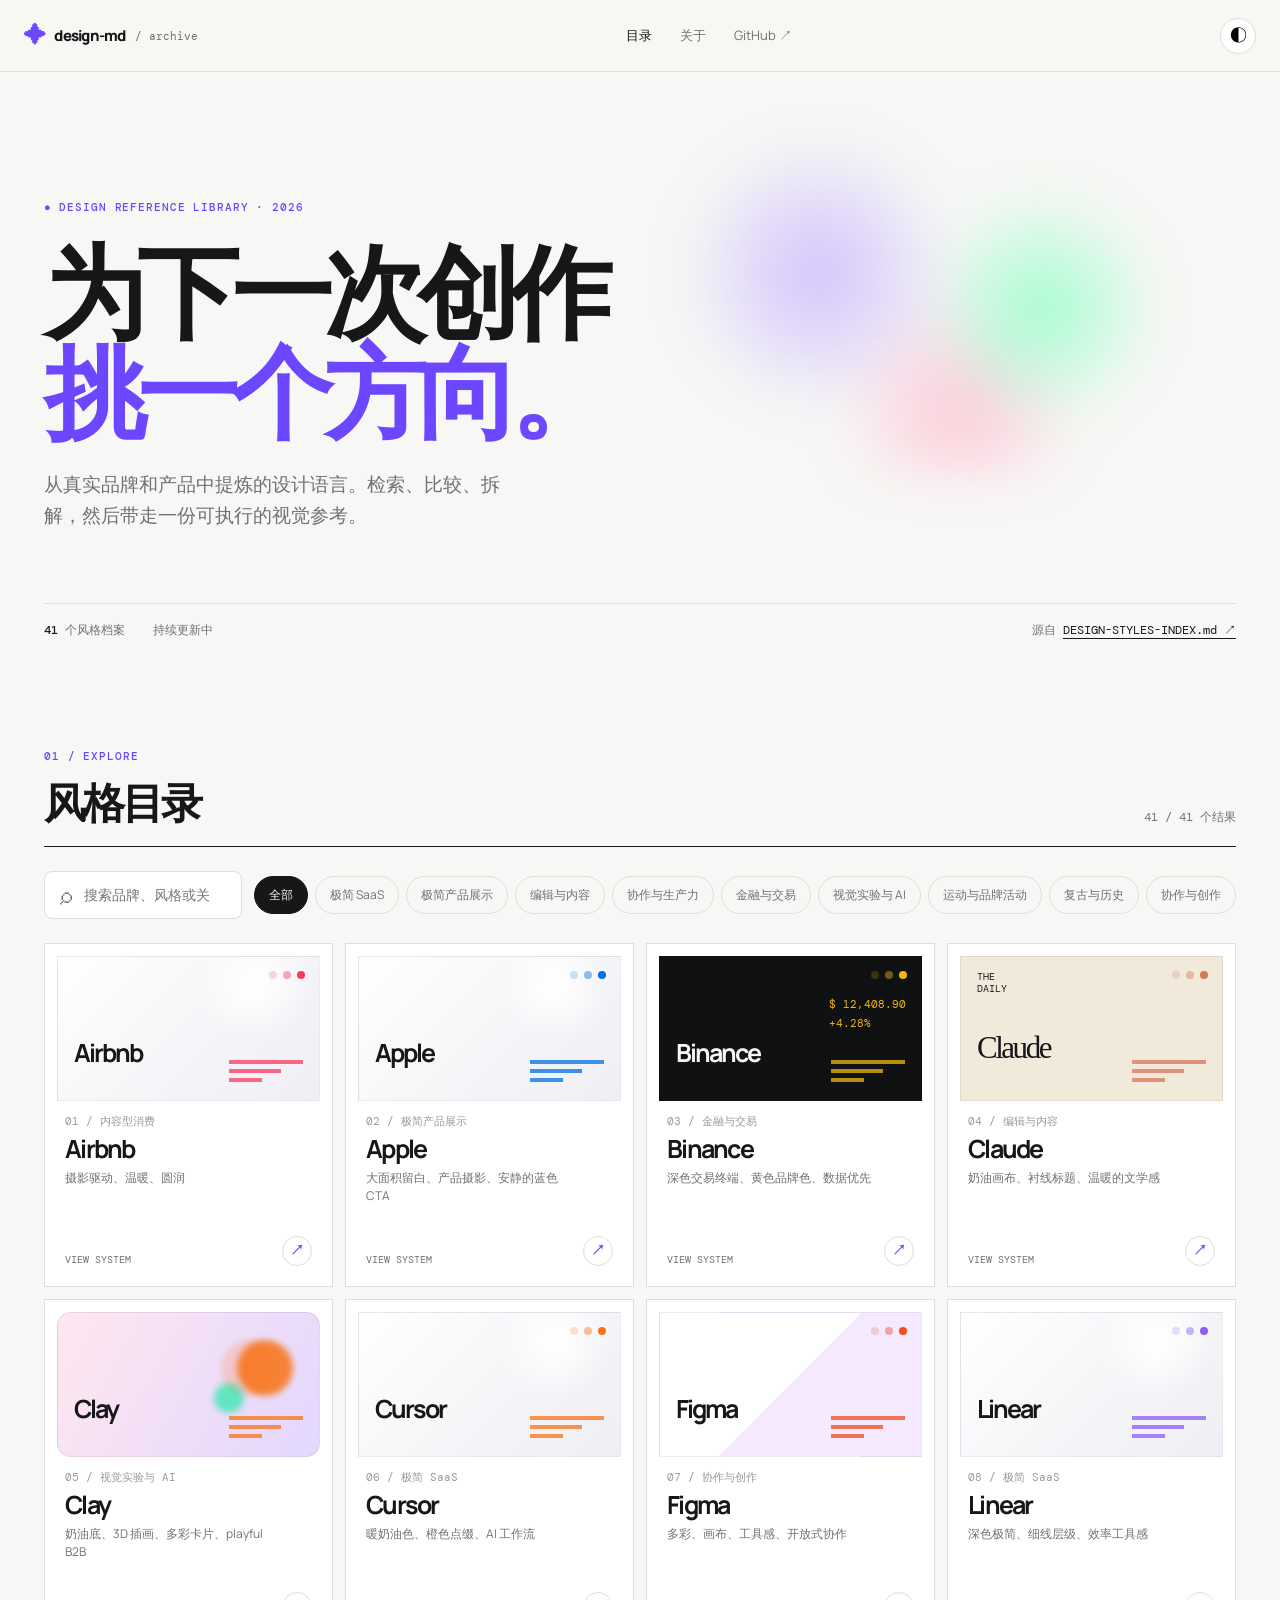
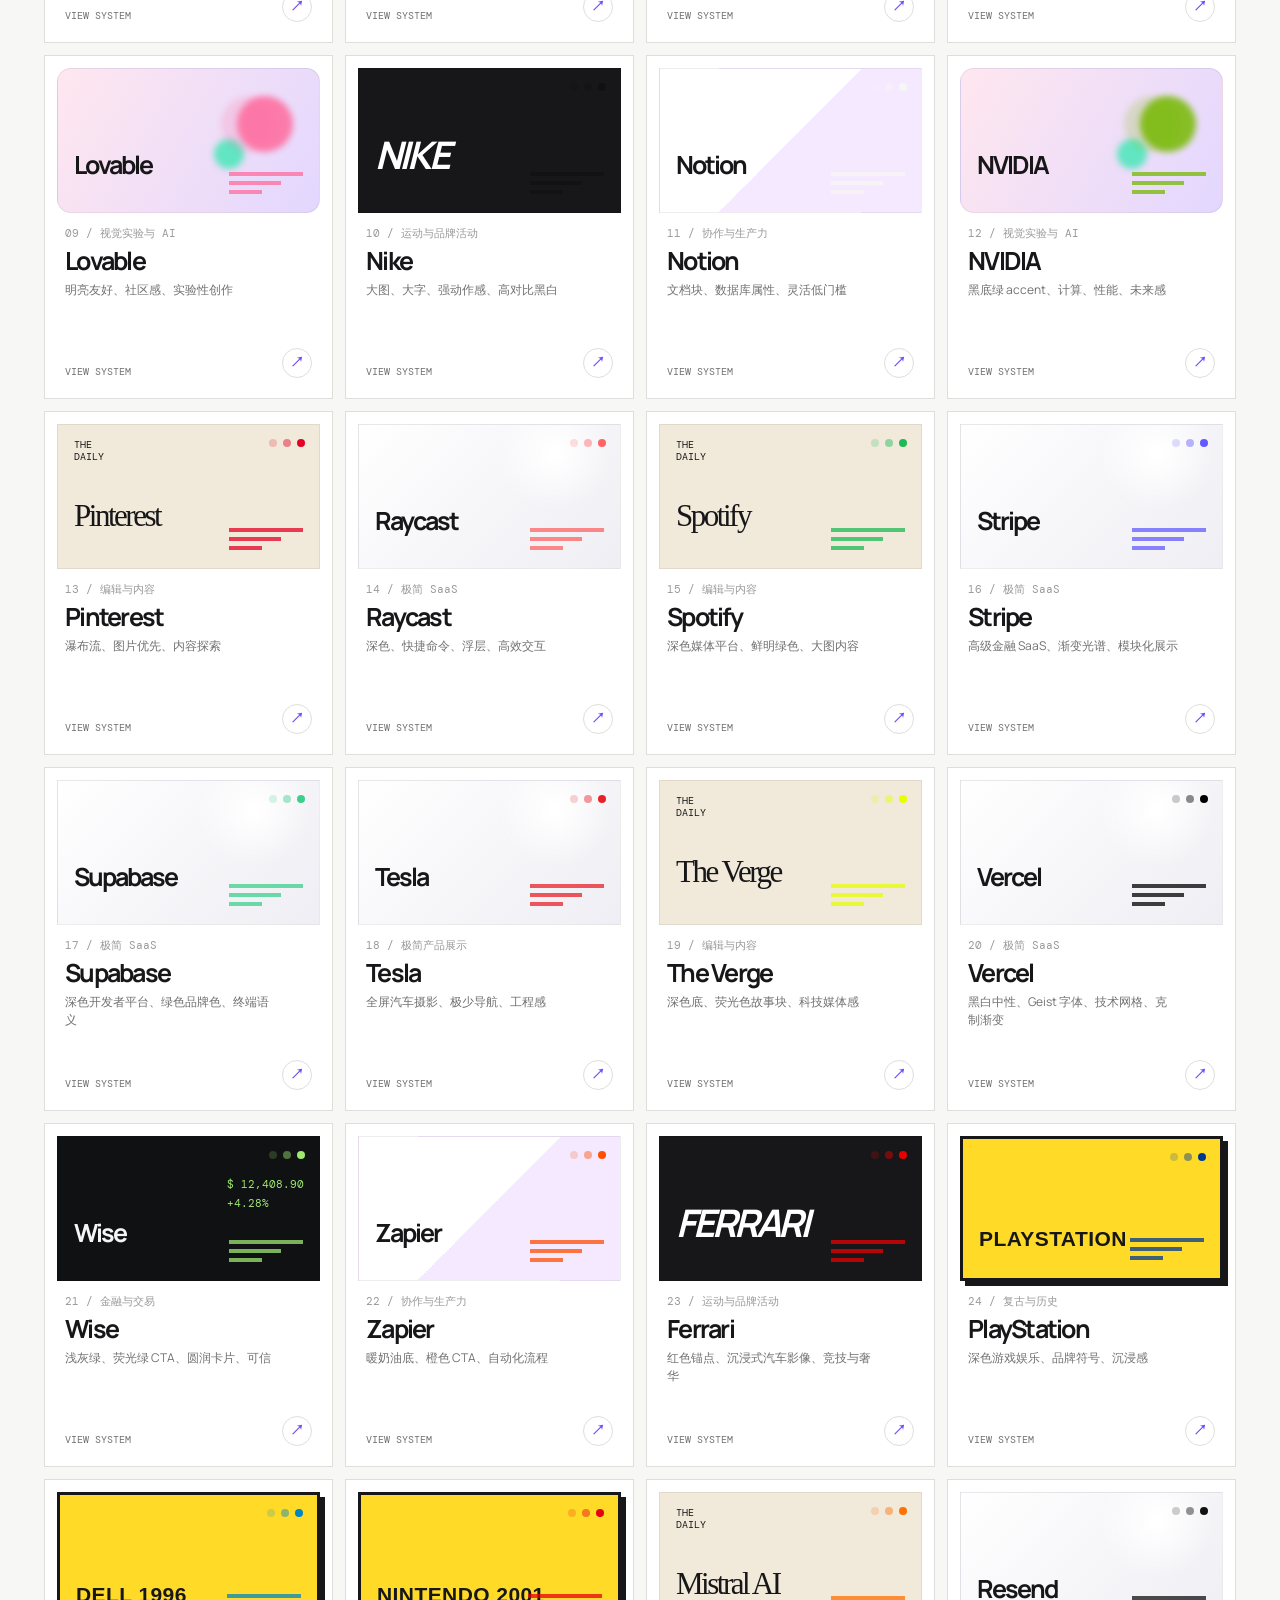
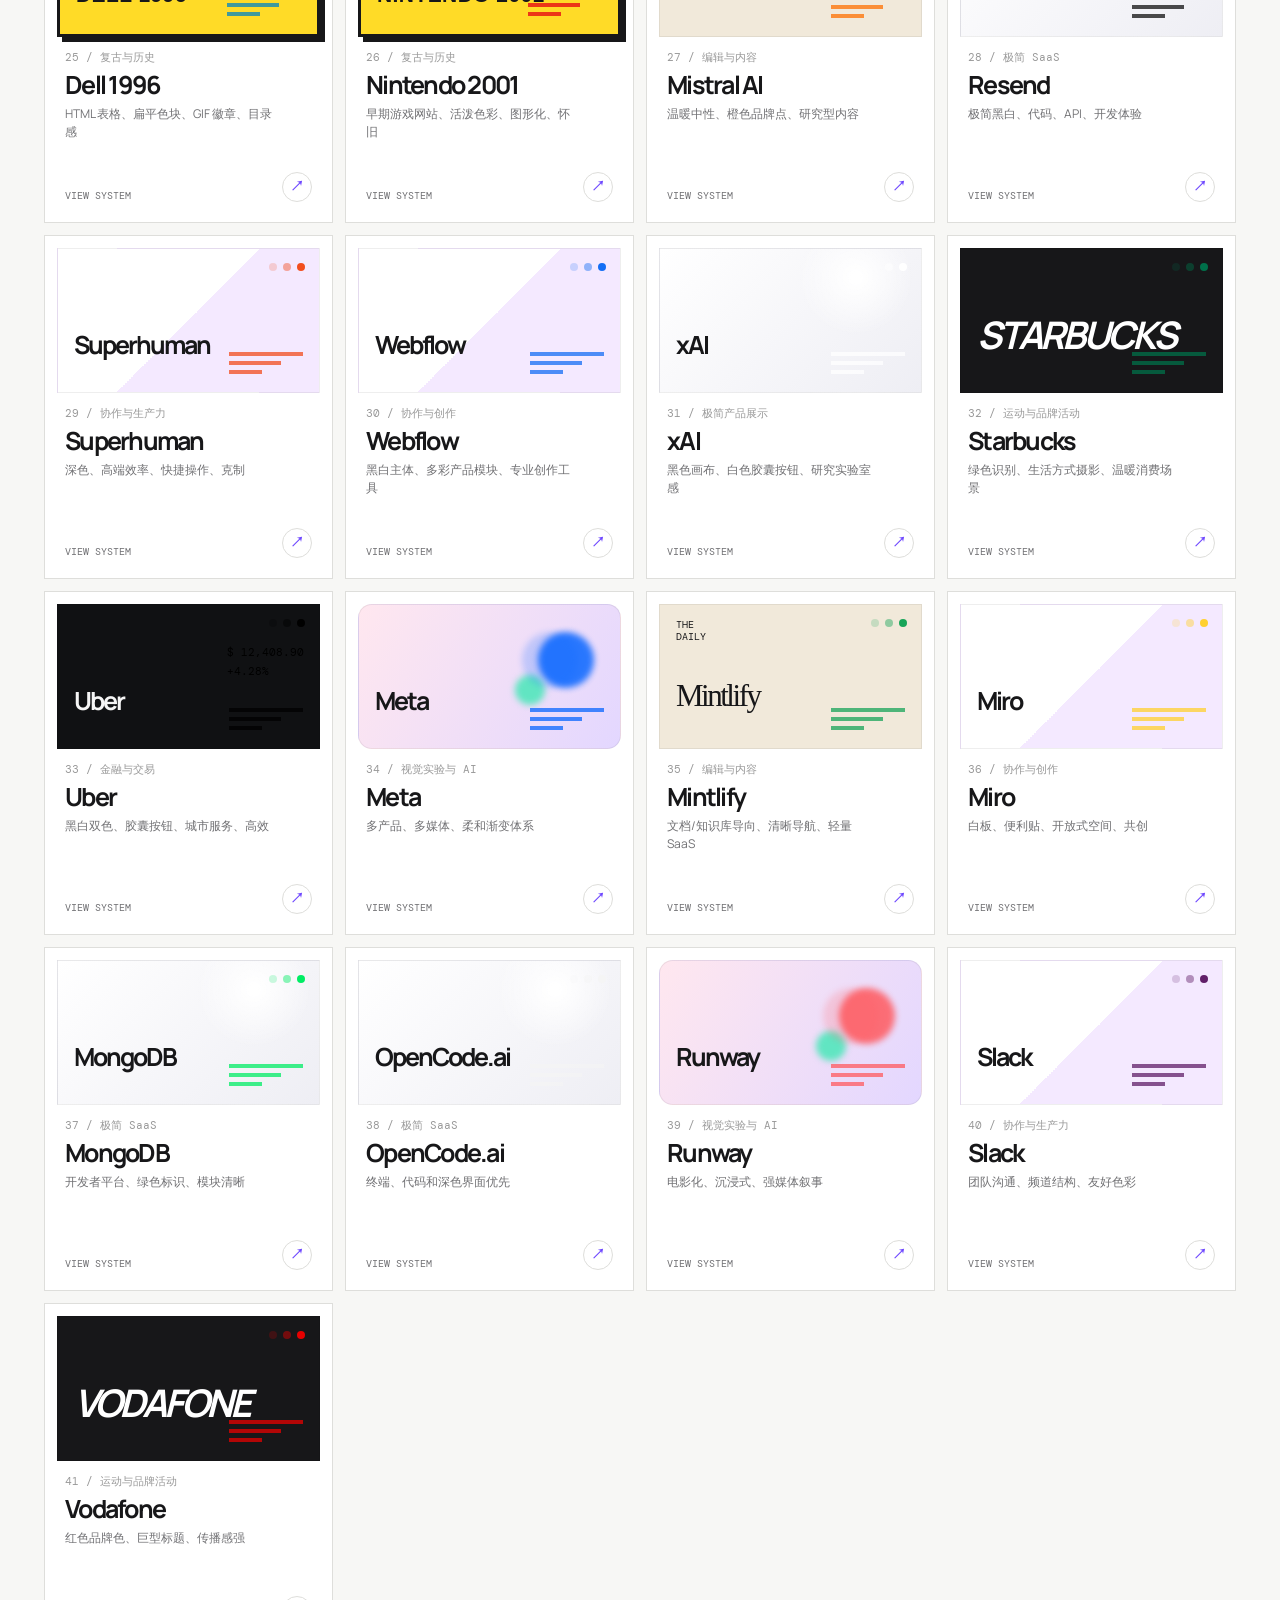
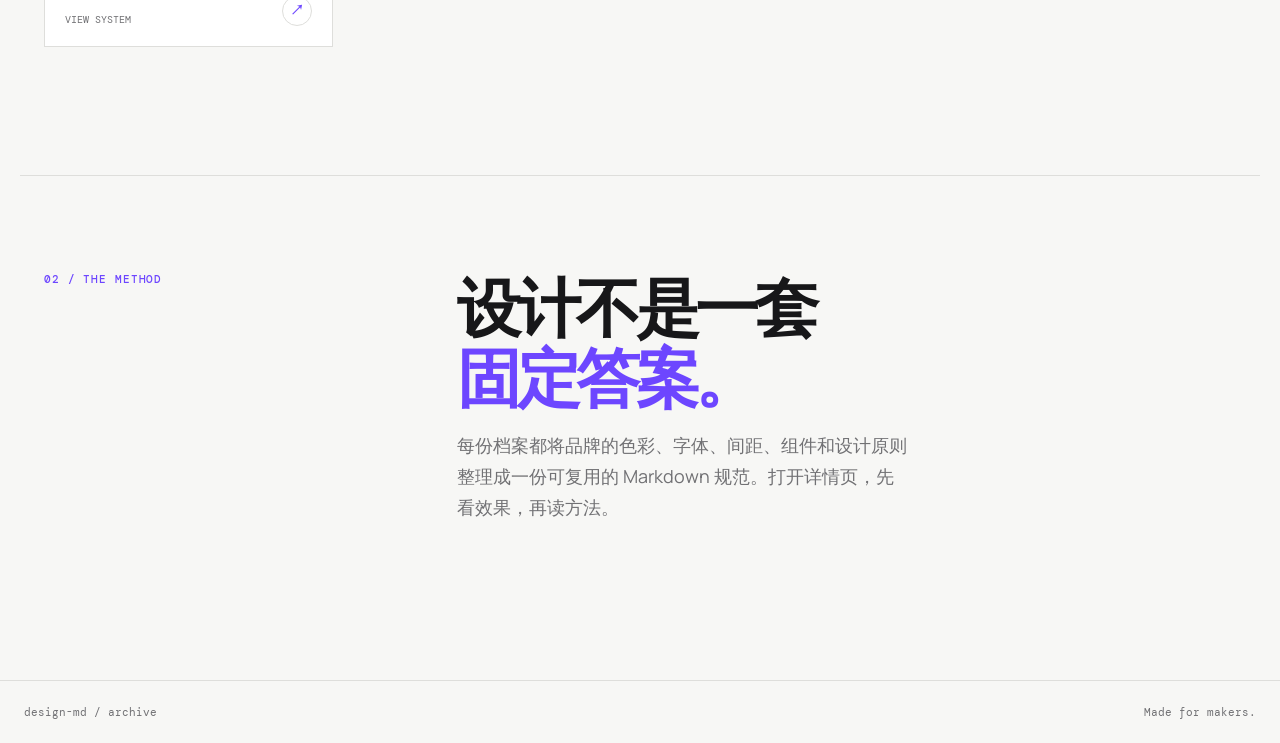
<file: site/index.html>
<!doctype html><html lang="zh-CN"><head><meta charset="UTF-8"><meta name="viewport" content="width=device-width,initial-scale=1"><title>design-md / 风格精选</title><link rel="stylesheet" href="styles.css"><link rel="stylesheet" href="overrides.css"></head><body>
<header class="topbar"><a class="brand" href="index.html"><b>✦</b> design-md <small>/ archive</small></a><nav><a class="active" href="#directory">目录</a><a href="#about">关于</a><a href="../README.md">GitHub ↗</a></nav><button class="theme-toggle" id="themeToggle">◐</button></header>
<main><section class="hero"><div class="eyebrow">● DESIGN REFERENCE LIBRARY · 2026</div><h1>为下一次创作<br><em>挑一个方向。</em></h1><p>从真实品牌和产品中提炼的设计语言。检索、比较、拆解，然后带走一份可执行的视觉参考。</p><div class="hero-meta"><span><strong id="heroCount"></strong> 个风格档案</span><span>持续更新中</span><span class="source">源自 <a href="../design-md/DESIGN-STYLES-INDEX.md">DESIGN-STYLES-INDEX.md ↗</a></span></div></section>
<section class="directory" id="directory"><div class="directory-head"><div><span class="section-kicker">01 / EXPLORE</span><h2>风格目录</h2></div><span id="resultCount"></span></div><div class="toolbar"><label class="search">⌕ <input id="search" type="search" placeholder="搜索品牌、风格或关键词…"></label><div id="filters"></div></div><div class="style-grid" id="styleGrid"></div><div class="empty" id="empty" hidden>没有找到匹配的风格。<button id="clearSearch">清除筛选</button></div></section>
<section class="about" id="about"><span class="section-kicker">02 / THE METHOD</span><div><h2>设计不是一套<br><em>固定答案。</em></h2><p>每份档案都将品牌的色彩、字体、间距、组件和设计原则整理成一份可复用的 Markdown 规范。打开详情页，先看效果，再读方法。</p></div></section></main><footer><span>design-md / archive</span><span>Made for makers.</span></footer><script src="data.js"></script><script src="app.js"></script></body></html>
</file>
<file: site/styles.css>
@import url('https://fonts.googleapis.com/css2?family=DM+Mono:wght@400;500&family=Manrope:wght@400;500;600;700;800&display=swap');
:root{--bg:#f7f7f5;--ink:#171719;--muted:#717174;--line:#dededb;--card:#fff;--accent:#6d46ff;--shadow:0 16px 40px #18181b0d}*{box-sizing:border-box}html{scroll-behavior:smooth}body{margin:0;background:var(--bg);color:var(--ink);font:15px/1.6 Manrope,Arial,sans-serif}.noise{position:fixed;inset:0;pointer-events:none;opacity:.03}a{color:inherit;text-decoration:none}.topbar{height:72px;border-bottom:1px solid var(--line);display:flex;align-items:center;justify-content:space-between;padding:0 max(24px,calc((100vw - 1240px)/2));position:sticky;top:0;background:#f7f7f5e8;backdrop-filter:blur(16px);z-index:5}.brand{font-weight:800;letter-spacing:-.05em;display:flex;align-items:center;gap:9px}.brand b{color:var(--accent);font-size:22px}.brand small{font:400 11px 'DM Mono';color:var(--muted);letter-spacing:0}.topbar nav{display:flex;gap:28px;color:var(--muted);font-size:13px}.topbar nav a{padding:24px 0}.topbar nav .active,.topbar nav a:hover{color:var(--ink)}.theme-toggle{border:1px solid var(--line);background:var(--card);border-radius:50%;width:36px;height:36px;cursor:pointer;font-size:17px}.hero{max-width:1240px;margin:auto;padding:128px 24px 104px;position:relative}.hero:before{content:'';position:absolute;width:560px;height:340px;right:4%;top:65px;background:radial-gradient(circle at 30% 40%,#c8b6ff 0 4%,transparent 32%),radial-gradient(circle at 70% 50%,#8dffc5 0 3%,transparent 28%),radial-gradient(circle at 55% 80%,#ffc2d4 0 5%,transparent 30%);filter:blur(22px);opacity:.7;z-index:-1}.eyebrow,.section-kicker{font:500 11px 'DM Mono';letter-spacing:.08em;color:var(--accent)}.hero h1{font-size:clamp(52px,8vw,106px);line-height:.98;letter-spacing:-.085em;margin:26px 0 28px;max-width:780px}.hero h1 em,.about h2 em{font-style:normal;color:var(--accent)}.hero p{font-size:19px;color:var(--muted);max-width:480px;line-height:1.65}.hero-meta{display:flex;gap:28px;margin-top:72px;font:12px 'DM Mono';color:var(--muted);border-top:1px solid var(--line);padding-top:18px}.hero-meta strong{color:var(--ink);font-weight:500}.source{margin-left:auto}.source a{border-bottom:1px solid var(--ink);color:var(--ink)}.directory{max-width:1240px;margin:auto;padding:0 24px 128px}.directory-head{display:flex;justify-content:space-between;align-items:end;border-bottom:1px solid var(--ink);padding-bottom:20px}.directory h2,.about h2{font-size:42px;line-height:1.1;letter-spacing:-.07em;margin:12px 0 0}.directory-head>span{font:12px 'DM Mono';color:var(--muted)}.toolbar{display:flex;gap:12px;align-items:center;padding:24px 0}.search{background:var(--card);border:1px solid var(--line);height:48px;display:flex;align-items:center;gap:10px;padding:0 15px;border-radius:8px;flex:1;max-width:470px;font-size:24px;color:var(--muted)}.search input{font:14px Manrope;border:0;outline:0;background:transparent;width:100%;color:var(--ink)}#filters{display:flex;gap:7px;overflow:auto;scrollbar-width:none}#filters button{white-space:nowrap;border:1px solid var(--line);background:transparent;border-radius:100px;padding:9px 14px;font:12px Manrope;color:var(--muted);cursor:pointer}#filters button.active,#filters button:hover{background:var(--ink);border-color:var(--ink);color:var(--bg)}.style-grid{display:grid;grid-template-columns:repeat(4,1fr);gap:12px}.style-card{background:var(--card);border:1px solid var(--line);min-height:248px;padding:20px;display:flex;flex-direction:column;justify-content:space-between;position:relative;overflow:hidden;transition:.2s}.style-card:hover{transform:translateY(-4px);box-shadow:var(--shadow);border-color:#aaa}.style-card:after{content:'';position:absolute;width:120px;height:120px;border-radius:50%;right:-34px;top:-42px;background:var(--card-accent);opacity:.18}.style-card small{font:11px 'DM Mono';color:#999}.style-card h3{font-size:25px;letter-spacing:-.07em;line-height:1.05;margin:12px 0 8px}.style-card p{font-size:12px;color:var(--muted);max-width:210px;line-height:1.55}.style-card footer{display:flex;justify-content:space-between;align-items:end;margin-top:22px;color:var(--muted);font:10px 'DM Mono'}.style-card footer b{width:30px;height:30px;border:1px solid var(--line);border-radius:50%;display:grid;place-items:center;color:var(--accent);font-size:14px}.empty{text-align:center;padding:80px;color:var(--muted)}.empty button{display:block;margin:16px auto;border:0;background:none;color:var(--accent);cursor:pointer}.about{border-top:1px solid var(--line);max-width:1240px;margin:auto;padding:96px 24px 140px;display:grid;grid-template-columns:1fr 2fr;gap:24px}.about h2{font-size:64px;margin:0}.about p{color:var(--muted);font-size:18px;max-width:450px;line-height:1.7}body>footer{border-top:1px solid var(--line);display:flex;justify-content:space-between;padding:24px max(24px,calc((100vw - 1240px)/2));font:11px 'DM Mono';color:var(--muted)}body.dark{--bg:#101011;--ink:#f2f2f0;--muted:#9a9a9d;--line:#303033;--card:#171719;--shadow:0 16px 40px #0005}.dark .topbar{background:#101011e8}.dark .hero:before{opacity:.35}@media(max-width:900px){.style-grid{grid-template-columns:repeat(3,1fr)}.toolbar{align-items:stretch;flex-direction:column}.search{max-width:none}.hero{padding-top:90px}.about{grid-template-columns:1fr}}@media(max-width:600px){.topbar{height:62px;padding:0 16px}.topbar nav{gap:13px}.topbar nav a{padding:19px 0;font-size:12px}.brand small{display:none}.hero{padding:74px 18px 70px}.hero h1{font-size:57px}.hero p{font-size:16px}.hero-meta{margin-top:48px;gap:12px;flex-wrap:wrap}.source{display:none}.directory{padding:0 18px 90px}.directory h2{font-size:34px}.style-grid{grid-template-columns:repeat(2,1fr);gap:8px}.style-card{min-height:216px;padding:15px}.style-card h3{font-size:21px}.about{padding:70px 18px 100px}.about h2{font-size:44px}body>footer{padding:20px 18px}}
</file>
<file: site/overrides.css>
.style-card{min-height:344px;padding:12px}.style-card small{display:block;padding:13px 8px 0;font:11px 'DM Mono';color:#999}.style-card h3{margin:7px 8px;font-size:25px}.style-card p{margin:0 8px}.style-card footer{padding:0 8px 8px}.thumb{height:145px;position:relative;overflow:hidden;border:1px solid #0001;background:#f2f2f0;color:#171719;padding:16px;transition:transform .3s}.style-card:hover .thumb{transform:scale(1.025)}.thumb i{position:absolute;width:8px;height:8px;border-radius:50%;background:var(--card-accent);top:14px;right:14px}.thumb i:nth-child(2){right:28px;opacity:.45}.thumb i:nth-child(3){right:42px;opacity:.2}.thumb-copy{position:absolute;left:16px;bottom:27px;font-size:25px;font-weight:700;letter-spacing:-.08em}.thumb-lines{position:absolute;right:16px;bottom:18px;width:74px}.thumb-lines b{display:block;height:4px;background:var(--card-accent);opacity:.75;margin-top:5px}.thumb-lines b:nth-child(2){width:70%}.thumb-lines b:nth-child(3){width:45%}.thumb-finance{background:#101113;color:#f5f5f5}.thumb-finance:before{content:'$ 12,408.90\A +4.28%';white-space:pre;position:absolute;right:15px;top:38px;color:var(--card-accent);font:11px 'DM Mono';line-height:1.8}.thumb-editorial{background:#f1e9da;font-family:Georgia,serif}.thumb-editorial .thumb-copy{font-size:31px;font-weight:400}.thumb-editorial:before{content:'THE\A DAILY';white-space:pre;position:absolute;top:14px;left:16px;font:10px 'DM Mono';line-height:1.2}.thumb-playful{background:linear-gradient(120deg,#ffe7ef,#e3d7ff);border-radius:14px}.thumb-playful i{width:56px;height:56px;top:27px;right:26px;opacity:.85;filter:blur(3px)}.thumb-playful i:nth-child(2){width:30px;height:30px;top:70px;right:75px;background:#61e5c2;opacity:1}.thumb-retro{background:#ffdb27;border:3px solid #171719;box-shadow:5px 5px 0 #171719}.thumb-retro .thumb-copy{text-transform:uppercase;font:700 21px Impact,sans-serif;letter-spacing:.02em}.thumb-sport{background:#171719;color:#fff}.thumb-sport .thumb-copy{font-size:38px;font-style:italic;text-transform:uppercase}.thumb-workspace{background:linear-gradient(135deg,#fff 0 50%,#f4e9ff 50%)}.thumb-saas{background:radial-gradient(circle at 75% 20%,#fff 0 2%,transparent 25%),linear-gradient(135deg,#fff,#eeeef4)}@media(max-width:600px){.style-card{min-height:310px;padding:9px}.thumb{height:112px}.thumb-copy{font-size:20px}}
</file>
